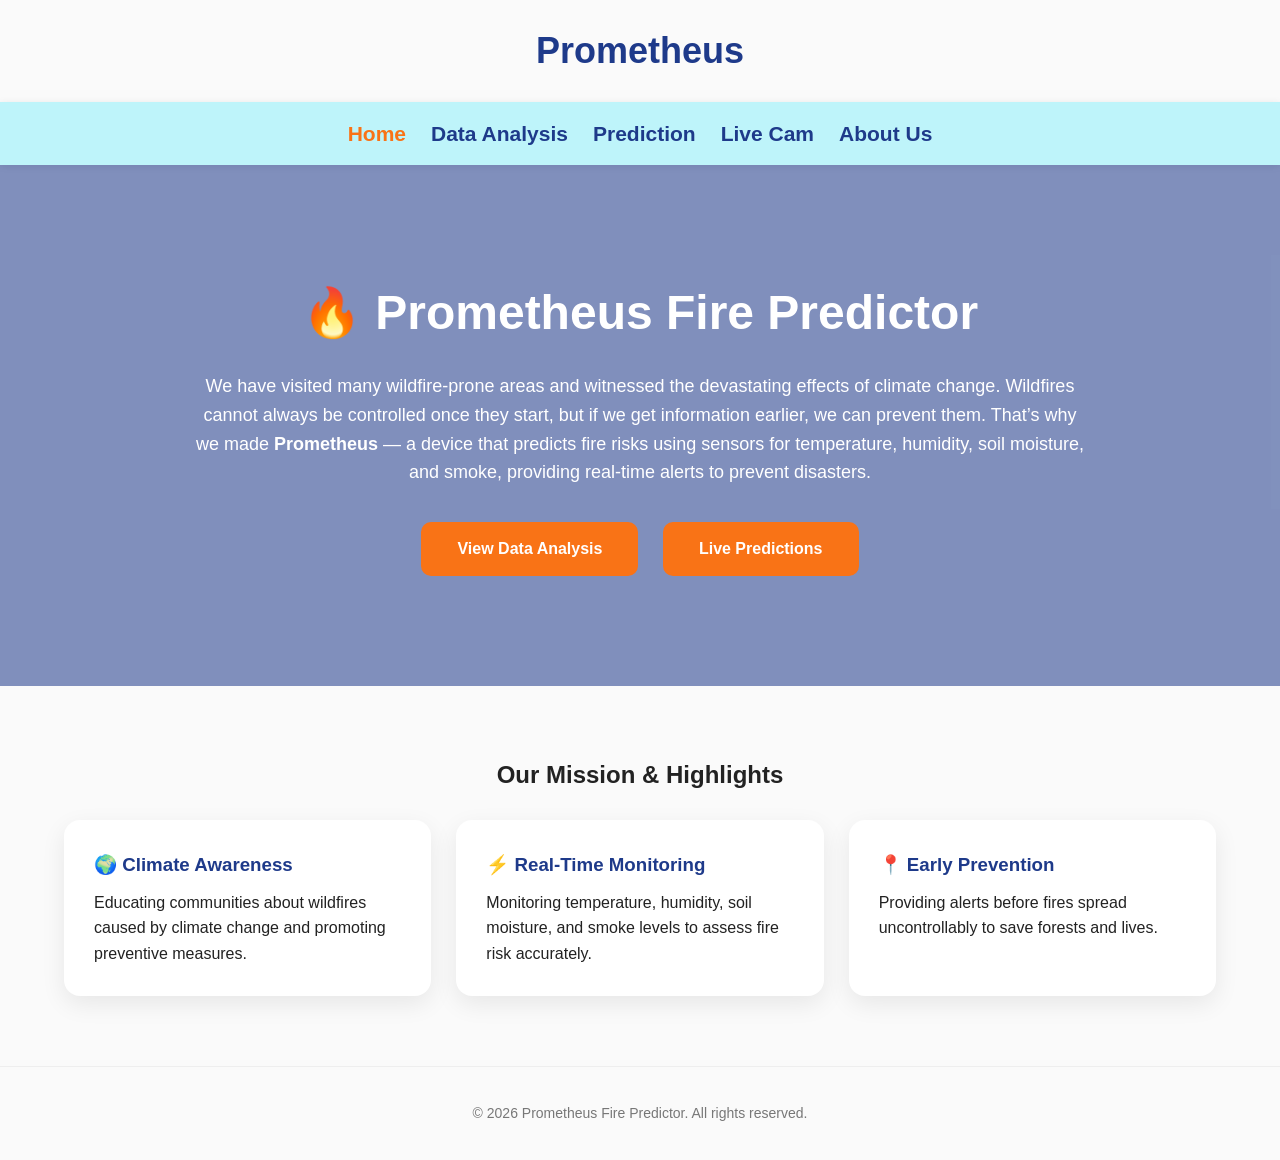
<file: index.html>
<!DOCTYPE html>
<html lang="en">
<head>
<meta charset="UTF-8">
<meta name="viewport" content="width=device-width, initial-scale=1.0">
<title>Prometheus | Fire Predictor</title>
<link rel="stylesheet" href="css/style.css">
</head>
<body>

<div class="site-title">Prometheus</div>

<nav> 
  <a href="index.html"style="color:#f97316;" >Home</a>
  <a href="analysis.html">Data Analysis</a>
  <a href="predict.html">Prediction</a>
  <a href="live.html">Live Cam</a>
  <a href="about.html">About Us</a>
</nav>

<section class="home-hero" style="background-image: url('https://i.ibb.co/2YMkh6kv/1.jpg')" >
  <h1>🔥 Prometheus Fire Predictor</h1>
  <p>
    We have visited many wildfire-prone areas and witnessed the devastating effects of climate change.  
    Wildfires cannot always be controlled once they start, but if we get information earlier, we can prevent them.  
    That’s why we made <strong>Prometheus</strong> — a device that predicts fire risks using sensors for temperature, humidity, soil moisture, and smoke, providing real-time alerts to prevent disasters.
  </p>
  <div class="buttons">
    <a href="analysis.html">View Data Analysis</a>
    <a href="predict.html">Live Predictions</a>
  </div>
</section>

<section class="container">
  <h2 align="center">Our Mission & Highlights</h2><br>
  <div class="graph-row">
    <div class="graph-card">
      
      <h3>🌍 Climate Awareness</h3>
      <p>Educating communities about wildfires caused by climate change and promoting preventive measures.</p>
    </div>
    <div class="graph-card">
      <h3>⚡ Real-Time Monitoring</h3>
      <p>Monitoring temperature, humidity, soil moisture, and smoke levels to assess fire risk accurately.</p>
    </div>
    <div class="graph-card">
      <h3>📍 Early Prevention</h3>
      <p>Providing alerts before fires spread uncontrollably to save forests and lives.</p>
    </div>
  </div>
</section>

<button onclick="topFunction()" id="scrollTopBtn">&#8679;</button>

<script>
var mybutton = document.getElementById("scrollTopBtn");
window.onscroll = function() { scrollFunction() };

function scrollFunction() {
  if (document.body.scrollTop > 300 || document.documentElement.scrollTop > 300) {
    mybutton.style.display = "block";
  } else {
    mybutton.style.display = "none";
  }
}

function topFunction() {
  document.body.scrollTop = 0;
  document.documentElement.scrollTop = 0;
}
</script>

<footer>&copy; 2026 Prometheus Fire Predictor. All rights reserved.</footer>

</body>
</html>
</file>
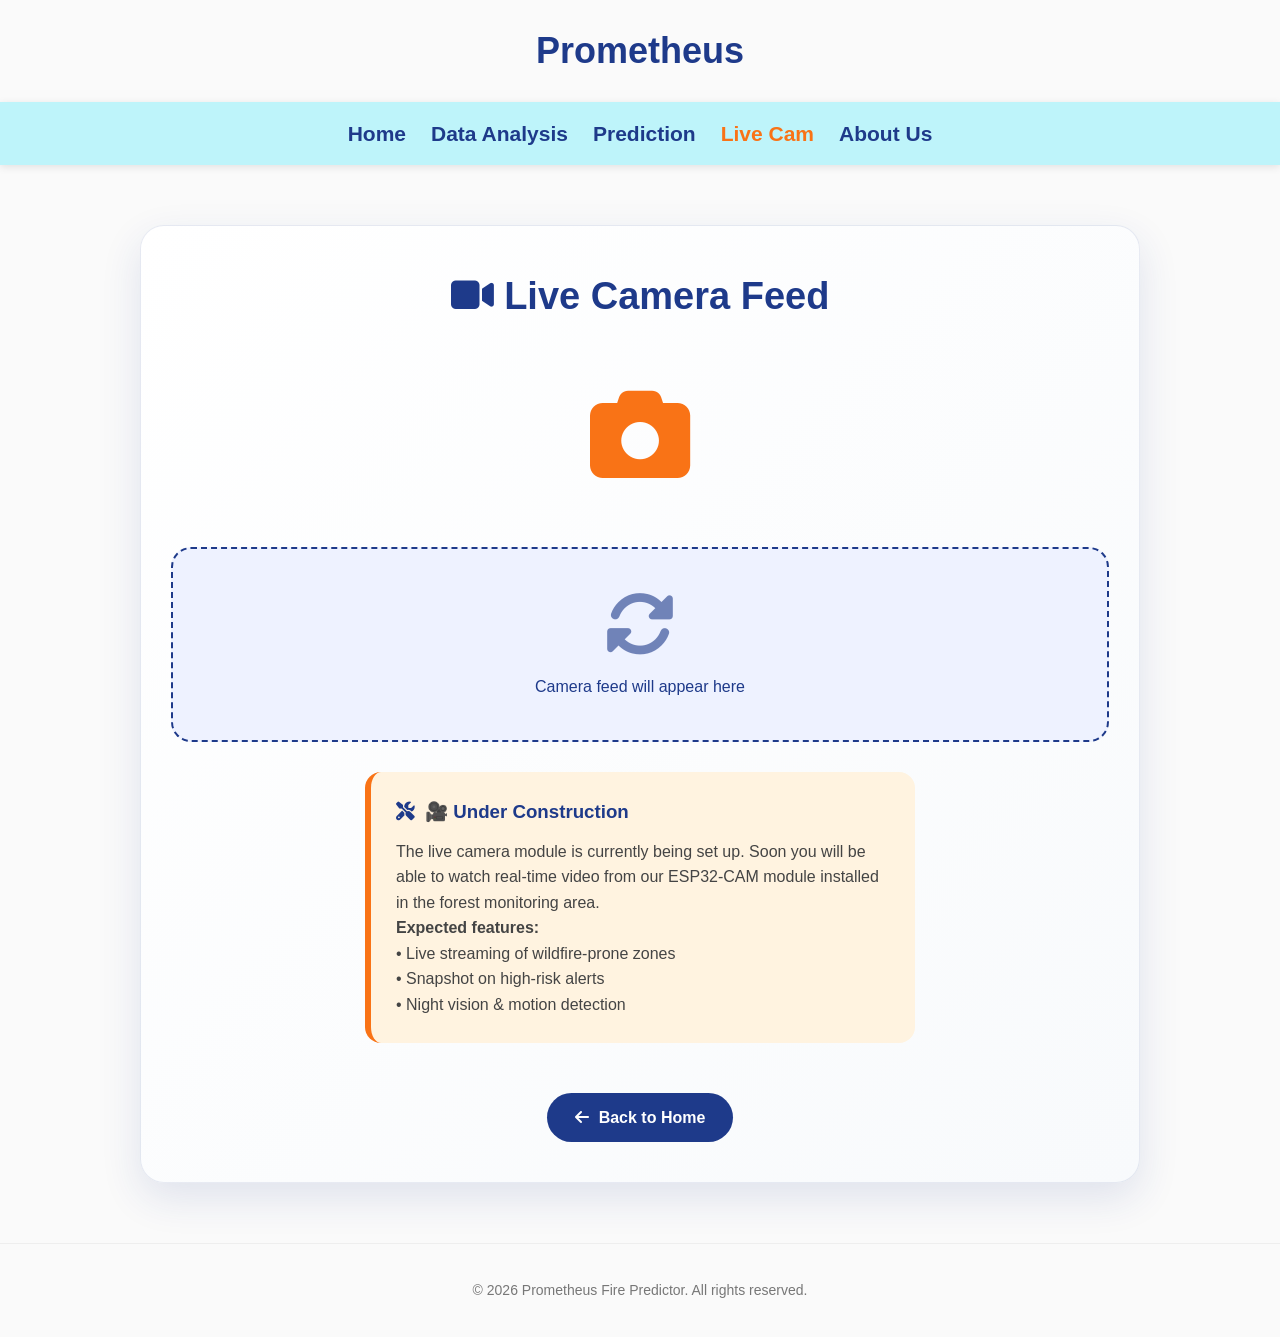
<file: live.html>
<!DOCTYPE html>
<html lang="en">
<head>
<meta charset="UTF-8">
<meta name="viewport" content="width=device-width, initial-scale=1.0">
<title>Prometheus | Live Cam</title>
<link rel="stylesheet" href="css/style.css">
<style>
/* Extra styles for the live cam page */
.live-container {
  max-width: 1000px;
  margin: 60px auto;
  padding: 40px 30px;
  background: linear-gradient(135deg, #ffffff 0%, #f8fafc 100%);
  border-radius: 24px;
  box-shadow: 0 15px 40px rgba(30, 58, 138, 0.12);
  text-align: center;
  border: 1px solid rgba(30, 58, 138, 0.1);
}

.live-container h2 {
  color: #1e3a8a;
  font-size: 38px;
  margin-bottom: 20px;
}

.placeholder-icon {
  font-size: 100px;
  color: #f97316;
  margin: 30px 0 20px;
}

.construction-message {
  background: #fff3e0;
  border-left: 6px solid #f97316;
  padding: 25px;
  border-radius: 16px;
  max-width: 550px;
  margin: 30px auto;
  text-align: left;
}

.construction-message h3 {
  color: #1e3a8a;
  margin-bottom: 12px;
  display: flex;
  align-items: center;
  gap: 10px;
}

.construction-message p {
  color: #444;
  font-size: 16px;
  line-height: 1.6;
}

.camera-preview {
  background: #eef2ff;
  border-radius: 20px;
  padding: 40px;
  margin: 30px 0;
  border: 2px dashed #1e3a8a;
}

.camera-preview i {
  font-size: 70px;
  color: #1e3a8a;
  opacity: 0.6;
}

.camera-preview p {
  margin-top: 15px;
  color: #1e3a8a;
  font-weight: 500;
}

.back-link {
  display: inline-flex;
  align-items: center;
  gap: 10px;
  background: #1e3a8a;
  color: white;
  padding: 12px 28px;
  border-radius: 40px;
  text-decoration: none;
  font-weight: 600;
  margin-top: 20px;
  transition: all 0.3s ease;
}

.back-link:hover {
  background: #f97316;
  transform: translateY(-3px);
}
</style>
<!-- Font Awesome for icons (if not already in your site) -->
<link rel="stylesheet" href="https://cdnjs.cloudflare.com/ajax/libs/font-awesome/6.4.0/css/all.min.css">
</head>
<body>

<div class="site-title">Prometheus</div>

<nav>
  <a href="index.html">Home</a>
  <a href="analysis.html">Data Analysis</a>
  <a href="predict.html">Prediction</a>
  <a href="live.html" style="color:#f97316;">Live Cam</a>
  <a href="about.html">About Us</a>
</nav>

<!-- Live Cam Content -->
<div class="live-container">
  <h2><i class="fas fa-video"></i> Live Camera Feed</h2>
  
  <div class="placeholder-icon">
    <i class="fas fa-camera"></i>
  </div>

  <div class="camera-preview">
    <i class="fas fa-sync-alt fa-spin"></i>
    <p>Camera feed will appear here</p>
  </div>

  <div class="construction-message">
    <h3><i class="fas fa-tools"></i> 🎥 Under Construction</h3>
    <p>The live camera module is currently being set up. Soon you will be able to watch real‑time video from our ESP32‑CAM module installed in the forest monitoring area.</p>
    <p><strong>Expected features:</strong><br>
    • Live streaming of wildfire‑prone zones<br>
    • Snapshot on high‑risk alerts<br>
    • Night vision & motion detection</p>
  </div>

  <a href="index.html" class="back-link"><i class="fas fa-arrow-left"></i> Back to Home</a>
</div>

<!-- Scroll to Top Button -->
<button onclick="topFunction()" id="scrollTopBtn">&#8679;</button>

<script>
// Scroll to top functionality (consistent with other pages)
var mybutton = document.getElementById("scrollTopBtn");
window.onscroll = function() { scrollFunction(); };
function scrollFunction() {
  if (document.body.scrollTop > 300 || document.documentElement.scrollTop > 300) {
    mybutton.style.display = "block";
  } else {
    mybutton.style.display = "none";
  }
}
function topFunction() {
  document.body.scrollTop = 0;
  document.documentElement.scrollTop = 0;
}
</script>

<footer>&copy; 2026 Prometheus Fire Predictor. All rights reserved.</footer>

</body>
</html>
</file>
<file: css/style.css>
/* ===================== RESET ===================== */
* {
  margin: 0;
  padding: 0;
  box-sizing: border-box;
}

html {
  scroll-behavior: smooth;
}

body {
  font-family: "Segoe UI", Arial, sans-serif;
  background: #fafafa;
  color: #222;
  line-height: 1.6;
}

/* ===================== HEADER ===================== */
.site-title {
  text-align: center;
  font-size: 36px;
  font-weight: 700;
  color: #1e3a8a;
  padding: 22px 0;
}

/* ===================== NAVBAR ===================== */
nav {
  display:flex;
  justify-content:center;
  gap:25px;
  background-color:#BEF4FA;
  padding:15px 0;
  box-shadow:0 2px 8px rgba(0,0,0,0.1);
}

nav a {
  text-decoration:none;
  color:#1e3a8a;
  font-weight:bold;
  font-size:21px;
  position:relative;
}

nav a::after {
  content:'';
  position:absolute;
  width:0%;
  height:2px;
  background:#f97316;
  bottom:-4px;
  left:0;
  transition:0.3s;
}

nav a:hover::after { 
  width:100%; 
}

nav a.active { 
  color:#f97316; 
}
/* ===================== HERO SECTION ===================== */
.home-hero {
  position: relative;
  text-align: center;
  padding: 110px 20px;
  background-size: cover;
  background-position: center;
  color: #ffffff;
}

.home-hero::after {
  content: "";
  position: absolute;
  inset: 0;
  background: rgba(30, 58, 138, 0.55);
}

.home-hero h1,
.home-hero p,
.home-hero .buttons {
  position: relative;
  z-index: 1;
}

.home-hero h1 {
  font-size: 48px;
  margin-bottom: 20px;
}

.home-hero p {
  max-width: 900px;
  margin: auto;
  font-size: 18px;
}

.home-hero .buttons {
  margin-top: 35px;
}

.home-hero .buttons a {
  display: inline-block;
  margin: 0 10px;
  padding: 14px 36px;
  border-radius: 10px;
  background: #f97316;
  color: #fff;
  text-decoration: none;
  font-weight: 600;
  transition: 0.3s;
}

.home-hero .buttons a:hover {
  background: #1e3a8a;
  transform: translateY(-4px);
}

/* ===================== CONTAINER ===================== */
.container {
  width: 90%;
  max-width: 1200px;
  margin: 70px auto;
}

/* ===================== CARDS ===================== */
.graph-row {
  display: flex;
  flex-wrap: wrap;
  gap: 25px;
  justify-content: center;
}

.graph-card {
  background: #ffffff;
  border-radius: 16px;
  padding: 30px;
  flex: 1 1 300px;
  box-shadow: 0 8px 25px rgba(0,0,0,0.08);
  transition: 0.3s;
}

.graph-card:hover {
  transform: translateY(-8px);
}

.graph-card h3 {
  color: #1e3a8a;
  margin-bottom: 10px;
}

/* ===================== MODULE BUTTONS ===================== */
.modules {
  display: flex;
  justify-content: center;
  gap: 15px;
  flex-wrap: wrap;
  margin-bottom: 35px;
}

.modules button {
  padding: 12px 26px;
  border: none;
  border-radius: 8px;
  background: #1e3a8a;
  color: #fff;
  font-weight: 600;
  cursor: pointer;
  transition: 0.3s;
}

.modules button:hover,
.modules button.active {
  background: #f97316;
  transform: translateY(-2px);
}

/* ===================== GRAPHS ===================== */
.graphs {
  max-width: 1100px;
  margin: auto;
  display: grid;
  grid-template-columns: repeat(2, 1fr);
  gap: 30px;
  padding-bottom: 60px;
}

.graph-box {
  background: #ffffff;
  border-radius: 14px;
  padding: 22px;
  box-shadow: 0 8px 25px rgba(0,0,0,0.08);
}

.graph-box h3 {
  text-align: center;
  margin-bottom: 15px;
}

.graph-box.full {
  grid-column: span 2;
}

.hidden {
  display: none;
}

/* ===================== SECTIONS ===================== */
.section {
  max-width: 1100px;
  margin: 70px auto;
  padding: 40px;
  background: #ffffff;
  border-radius: 18px;
  box-shadow: 0 10px 35px rgba(0,0,0,0.1);
}

.section h2 {
  color: #1e3a8a;
  text-align: center;
  font-size: 36px;
  margin-bottom: 25px;
}

/* ===================== ABOUT ===================== */
.about-members {
  display: flex;
  justify-content: center;
  gap: 30px;
  flex-wrap: wrap;
}

.about-member {
  text-align: center;
  width: 220px;
}

.about-member img {
  width: 180px;
  height: 180px;
  border-radius: 50%;
  object-fit: cover;
  border: 4px solid #1e3a8a;
  margin-bottom: 10px;
  transition: 0.3s;
}

.about-member img:hover {
  transform: scale(1.05);
}

.about-member h3 {
  color: #1e3a8a;
}

.about-member p {
  font-size: 15px;
  color: #555;
}

/* ===================== CONTACT ===================== */
.contact-card {
  max-width: 550px;
  margin: auto;
}

.contact-card input,
.contact-card textarea {
  width: 100%;
  padding: 14px;
  margin-bottom: 15px;
  border-radius: 8px;
  border: 1px solid #ccc;
  font-size: 15px;
}

.contact-card button {
  background: #1e3a8a;
  color: #ffffff;
  padding: 14px 30px;
  border: none;
  border-radius: 8px;
  cursor: pointer;
  font-weight: 600;
  transition: 0.3s;
}

.contact-card button:hover {
  background: #f97316;
  transform: translateY(-3px);
}

/* ===================== ANALYSIS & PREDICT SAME LOOK ===================== */
.analysis-card, 
.PredictionResult {
  max-width: 1000px;
  margin: 60px auto;
  padding: 60px 40px;
  background: #f9f9f9;
  border-radius: 15px;
  box-shadow: 0 8px 30px rgba(0,0,0,0.1);
  text-align: center;
}

.analysis-card h2,
.PredictictionResult h2 {
  color: #1e3a8a;
  font-size: 38px;
  margin-bottom: 25px;
}

/* ===================== PREDICTION RESULT ===================== */
#predictionResult {
  margin-top: 25px;
  font-size: 20px;
  font-weight: bold;
  line-height: 1.6;
  background: #ffffff;
  padding: 20px;
  border-radius: 12px;
  box-shadow: 0 6px 20px rgba(0,0,0,0.08);
  display: none;
}

/* ===================== SCROLL TO TOP ===================== */
#scrollTopBtn {
  position: fixed;
  bottom: 25px;
  right: 25px;
  background: #1e3a8a;
  color: #fff;
  border: none;
  padding: 14px 18px;
  border-radius: 50%;
  font-size: 22px;
  cursor: pointer;
  display: none;
  z-index: 1000;
  transition: 0.3s;
}

#scrollTopBtn:hover {
  background: #f97316;
}

/* ===================== FOOTER ===================== */
footer {
  text-align: center;
  padding: 35px 0;
  color: #777;
  font-size: 14px;
  border-top: 1px solid #eee;
  margin-top: 60px;
}

/* ===================== RESPONSIVE ===================== */
@media (max-width: 768px) {

  /* NAV */
  nav {
    flex-direction: column;
    gap: 12px;
    align-items: center;
  }

  nav a {
    font-size: 18px;
  }

  /* HERO */
  .home-hero {
    padding: 80px 20px;
  }

  .home-hero h1 {
    font-size: 34px;
  }

  .home-hero p {
    font-size: 16px;
  }

  .home-hero .buttons a {
    padding: 12px 24px;
  }

  /* TITLE */
  .site-title {
    font-size: 26px;
  }

  /* SECTIONS */
  .section {
    margin: 25px auto;
    padding: 25px;
  }

  .section h2 {
    font-size: 26px;
  }

  .section p {
    font-size: 15px;
  }

  /* GRAPHS */
  .graphs {
    grid-template-columns: 1fr;
  }

  .graph-box.full {
    grid-column: span 1;
  }

  /* ABOUT */
  .about-members {
    flex-direction: column;
    align-items: center;
  }

  .about-member img {
    width: 150px;
    height: 150px;
  }

  /* MODULE BUTTONS */
  .modules {
    flex-direction: column;
    align-items: center;
  }

  .modules button {
    width: 80%;
  }

  /* MAP */
  #map {
    height: 300px;
  }

  /* GPS & DATA */
  .gps-details,
  .data-display {
    display: flex;
    flex-direction: column;
  }

  /* ANALYSIS / PREDICT */
  .analysis-card,
  .PredictionResult {
    padding: 40px 20px;
  }

}
/* ===================== PROFESSIONAL UI ENHANCEMENTS ===================== */

/* Smooth hover for graph cards */
.graph-card:hover {
  box-shadow: 0 12px 30px rgba(0,0,0,0.12);
}

/* Smooth hover for about-member images */
.about-member img:hover {
  transform: scale(1.08);
  box-shadow: 0 6px 20px rgba(0,0,0,0.1);
}

/* Smooth hover for module buttons */
.modules button:hover,
.modules button.active {
  transform: translateY(-3px);
}

/* Smooth hover for scroll to top button */
#scrollTopBtn:hover {
  transform: scale(1.05);
}

/* Optional subtle card hover for analysis/predict sections */
.analysis-card:hover,
.PredictionResult:hover {
  box-shadow: 0 12px 35px rgba(0,0,0,0.12);
  transform: translateY(-4px);
  transition: 0.3s;
}
@media (max-width: 768px) {

  /* Adjust hero buttons spacing for tiny screens */
  .home-hero .buttons a {
    margin: 8px 0;
    display: block;
  }

  /* Slightly smaller graph cards */
  .graph-card {
    padding: 20px;
  }

  /* Slightly smaller analysis/predict cards */
  .analysis-card,
  .PredictionResult {
    padding: 30px 15px;
  }

}
</file>
